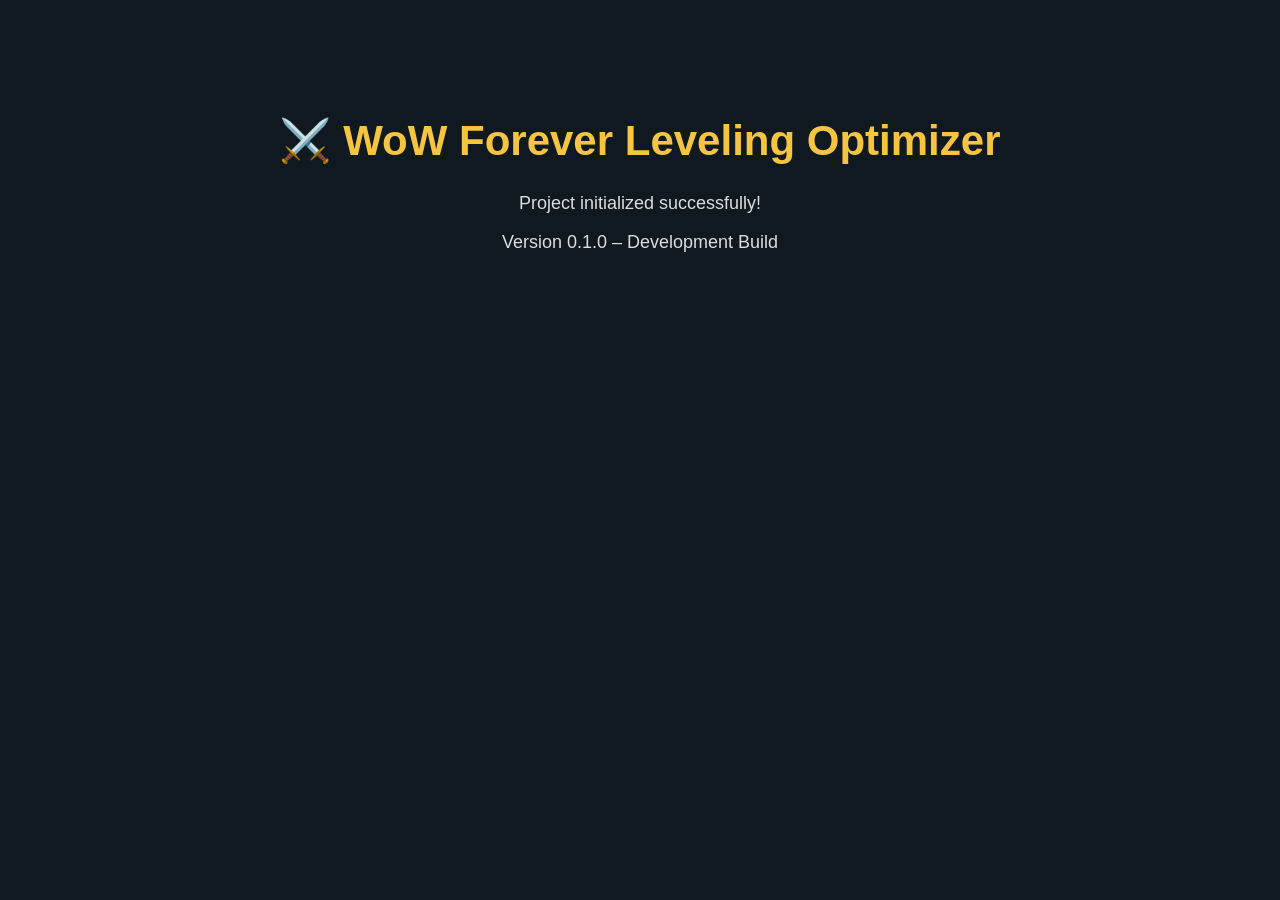
<file: index.html>
<!DOCTYPE html>
<html lang="de">
<head>
    <meta charset="UTF-8">
    <meta name="viewport" content="width=device-width, initial-scale=1.0">
    <title>WoW Forever Leveling Optimizer</title>
    <style>
        body {
            background: #101820;
            color: #f5c542;
            font-family: Arial, sans-serif;
            text-align: center;
            padding: 80px 20px;
        }
        h1 {
            font-size: 42px;
        }
        p {
            color: #dddddd;
            font-size: 18px;
        }
    </style>
</head>
<body>
    <h1>⚔️ WoW Forever Leveling Optimizer</h1>
    <p>Project initialized successfully!</p>
    <p>Version 0.1.0 – Development Build</p>
</body>
</html>
</file>
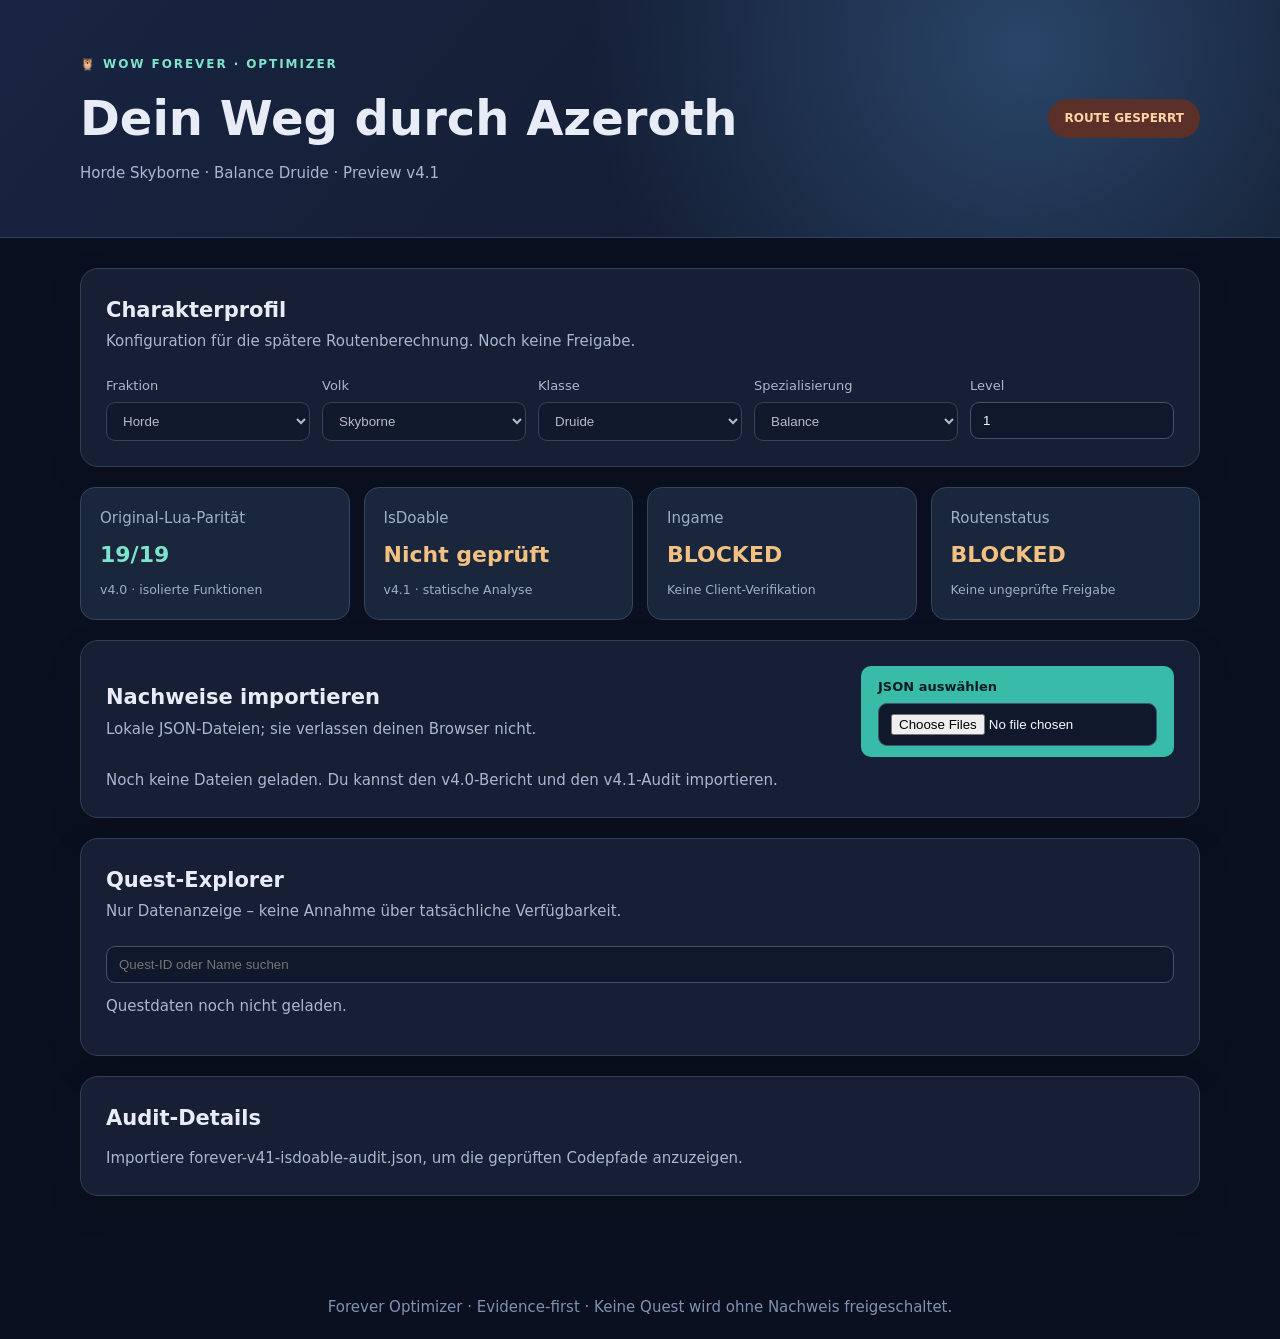
<file: web/optimizer.html>
<!doctype html><html lang="de"><head><meta charset="utf-8"><meta name="viewport" content="width=device-width,initial-scale=1"><title>Forever Optimizer · Preview</title><link rel="stylesheet" href="optimizer.css"></head><body>
<header><div><span class="eyebrow">🦉 WOW FOREVER · OPTIMIZER</span><h1>Dein Weg durch Azeroth</h1><p>Horde Skyborne · Balance Druide · Preview v4.1</p></div><span class="badge">ROUTE GESPERRT</span></header>
<main><section class="panel hero"><div><h2>Charakterprofil</h2><p>Konfiguration für die spätere Routenberechnung. Noch keine Freigabe.</p></div><div class="controls"><label>Fraktion<select disabled><option>Horde</option></select></label><label>Volk<select disabled><option>Skyborne</option></select></label><label>Klasse<select disabled><option>Druide</option></select></label><label>Spezialisierung<select disabled><option>Balance</option></select></label><label>Level <input id="level" type="number" min="1" max="60" value="1"></label></div></section>
<section class="stats"><article><span>Original-Lua-Parität</span><strong id="parity">19/19</strong><small>v4.0 · isolierte Funktionen</small></article><article><span>IsDoable</span><strong id="isdoable">Nicht geprüft</strong><small>v4.1 · statische Analyse</small></article><article><span>Ingame</span><strong>BLOCKED</strong><small>Keine Client-Verifikation</small></article><article><span>Routenstatus</span><strong>BLOCKED</strong><small>Keine ungeprüfte Freigabe</small></article></section>
<section class="panel"><div class="row"><div><h2>Nachweise importieren</h2><p>Lokale JSON-Dateien; sie verlassen deinen Browser nicht.</p></div><label class="button">JSON auswählen<input id="file" type="file" accept=".json,application/json" multiple hidden></label></div><div id="imports" class="hint">Noch keine Dateien geladen. Du kannst den v4.0-Bericht und den v4.1-Audit importieren.</div></section>
<section class="panel"><div class="row"><div><h2>Quest-Explorer</h2><p>Nur Datenanzeige – keine Annahme über tatsächliche Verfügbarkeit.</p></div><input id="search" type="search" placeholder="Quest-ID oder Name suchen" aria-label="Quest suchen"></div><div id="questCount" class="hint">Questdaten noch nicht geladen.</div><div id="quests" class="quest-list"></div></section>
<section class="panel"><h2>Audit-Details</h2><div id="audit" class="hint">Importiere forever-v41-isdoable-audit.json, um die geprüften Codepfade anzuzeigen.</div></section></main><footer>Forever Optimizer · Evidence-first · Keine Quest wird ohne Nachweis freigeschaltet.</footer><script src="optimizer.js" defer></script></body></html>
</file>
<file: web/optimizer.css>
*{box-sizing:border-box}body{margin:0;background:#0b1020;color:#e8ecf7;font:15px/1.55 system-ui,-apple-system,Segoe UI,sans-serif}header{background:radial-gradient(circle at 80% 20%,#294568 0,transparent 42%),linear-gradient(130deg,#182441,#111a2c);padding:52px max(24px,calc((100vw - 1120px)/2));display:flex;justify-content:space-between;align-items:center;gap:24px;border-bottom:1px solid #30405e}h1{font-size:clamp(30px,4vw,48px);margin:6px 0}h2{font-size:21px;margin:0 0 4px}p{color:#aab7d0;margin:4px 0 0}.eyebrow{color:#7de4cb;letter-spacing:.16em;font-size:12px;font-weight:800}.badge{background:#5b3028;color:#ffd3a6;padding:10px 16px;border-radius:40px;font-size:12px;font-weight:800;white-space:nowrap}main{max-width:1168px;padding:30px 24px 60px;margin:auto}.panel{background:#161f33;border:1px solid #303e59;border-radius:18px;padding:25px;margin-bottom:20px;box-shadow:0 12px 35px #0002}.controls{display:grid;grid-template-columns:repeat(auto-fit,minmax(150px,1fr));gap:12px;margin-top:22px}label{color:#aab7d0;font-size:13px}select,input{display:block;width:100%;margin-top:6px;padding:10px 12px;border-radius:9px;border:1px solid #43516c;background:#10182b;color:#f4f7ff}select:disabled{opacity:.72}.stats{display:grid;grid-template-columns:repeat(4,minmax(0,1fr));gap:14px;margin:20px 0}.stats article{background:#19263c;border:1px solid #334562;border-radius:15px;padding:19px}.stats span,.stats small{display:block;color:#9eafca}.stats strong{display:block;font-size:22px;color:#7de4cb;margin:8px 0}.stats article:nth-child(n+2) strong{color:#f2c182}.row{display:flex;justify-content:space-between;align-items:center;gap:16px;flex-wrap:wrap}.button{display:inline-block;background:#38bca7;color:#071b24;padding:11px 17px;border-radius:10px;cursor:pointer;font-weight:800}.hint{color:#aab7d0;margin-top:12px}.quest-list{margin-top:12px;max-height:430px;overflow:auto}.quest{border-top:1px solid #303e59;padding:12px 4px;display:flex;justify-content:space-between;gap:12px}.quest em{font-style:normal;color:#f0b979;font-size:12px;white-space:nowrap}.quest small{color:#aab7d0}footer{text-align:center;color:#7f91b0;padding:20px}@media(max-width:700px){header{padding:30px 24px;display:block}.badge{display:inline-block;margin-top:15px}.stats{grid-template-columns:repeat(2,minmax(0,1fr))}.row input{width:100%}}
</file>
